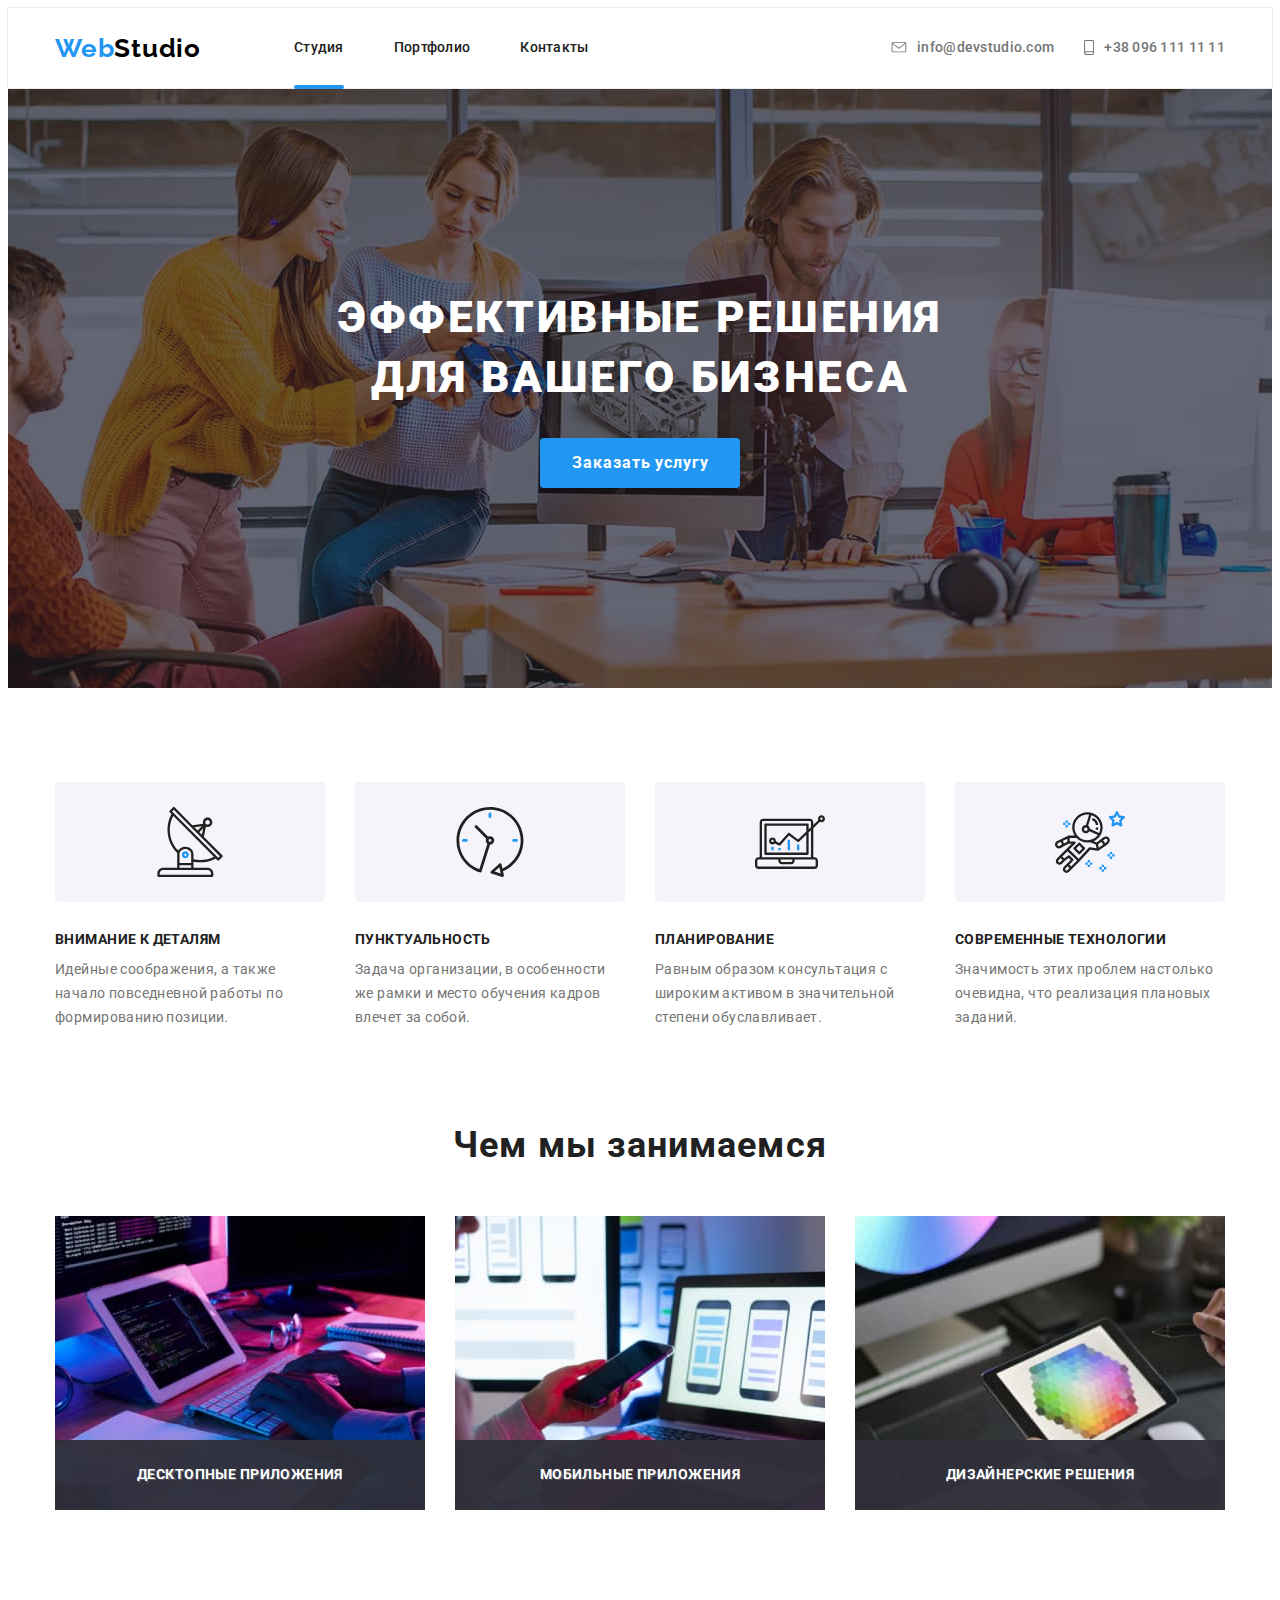
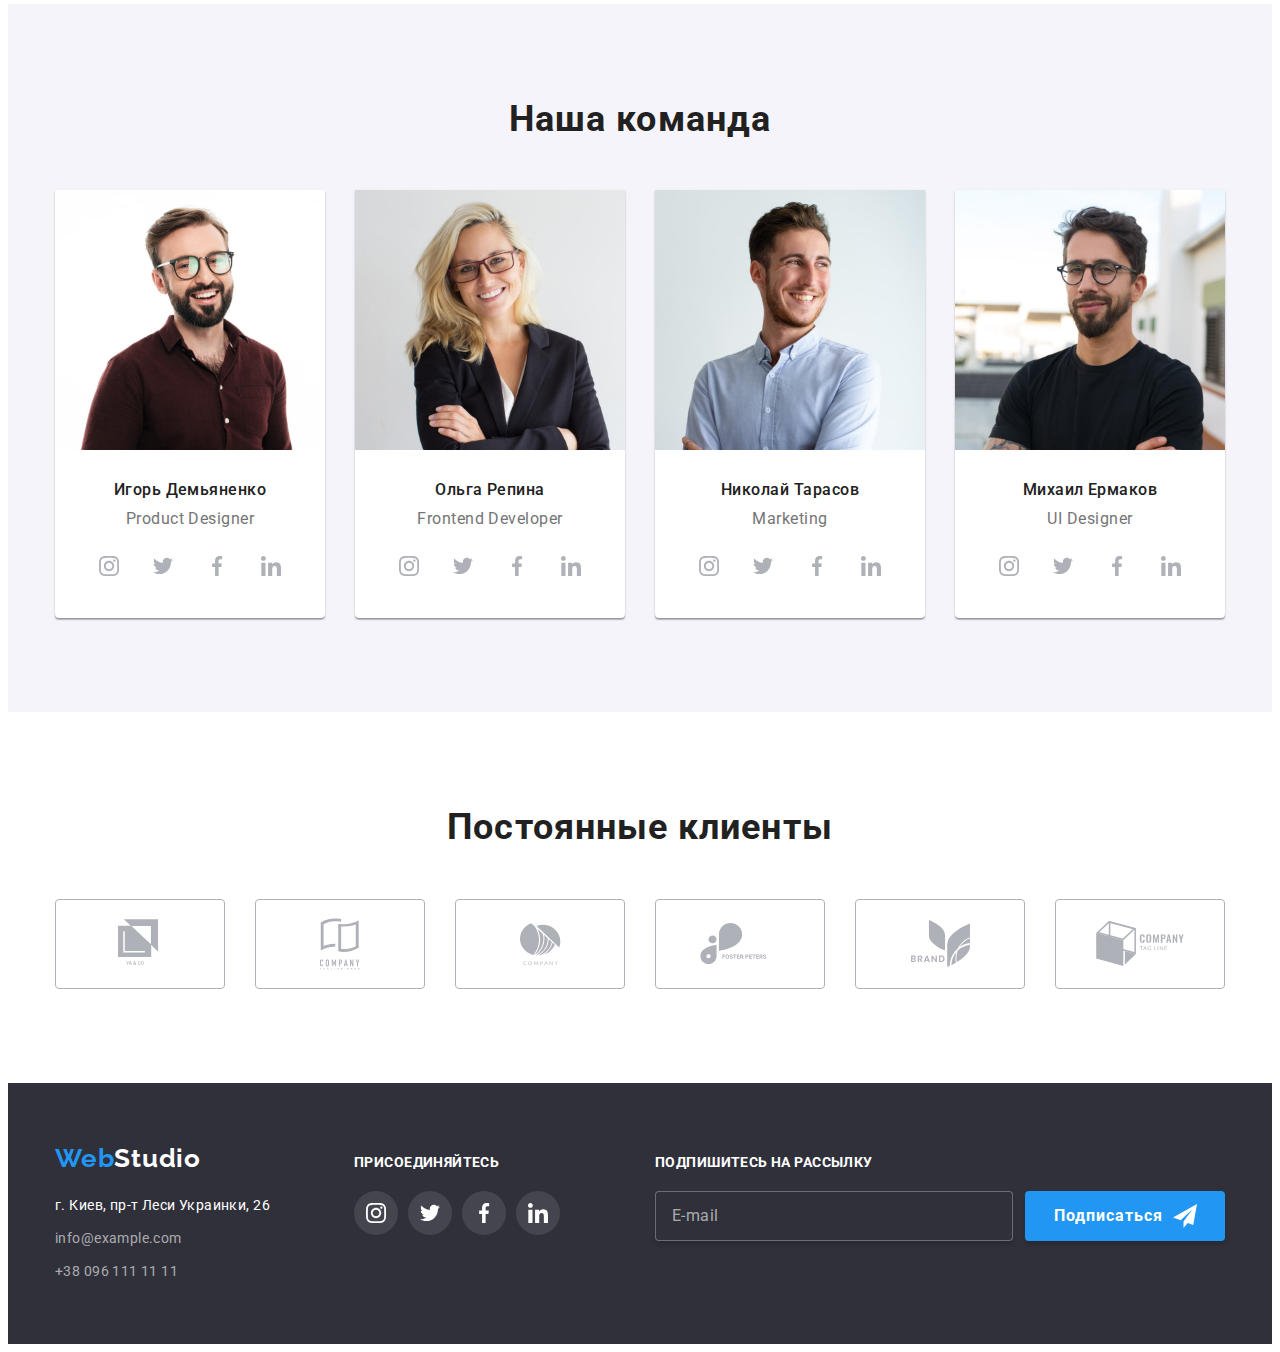
<file: index.html>
<!DOCTYPE html>
<html lang="ru">
  <head>
    <meta charset="UTF-8" />
    <meta name="viewport" content="width=device-width, initial-scale=1.0" />
    <title lang="en">Web Studio</title>
    <link
      href="https://fonts.googleapis.com/css2?family=Raleway:wght@700&family=Roboto:wght@400;500;700;900&display=swap"
      rel="stylesheet"
    />
    <link
      rel="stylesheet"
      href="https://necolas.github.io/normalize.css/8.0.1/normalize.css"
    />
    <link rel="stylesheet" href="./css/styles.css" />
  </head>

  <body>
    <!-- Шапка -->
    <header class="header">
      <div class="header__container">
        <nav class="navigation">
          <a class="logo header__logo" lang="en" href="./index.html"
            >Web<span class="logo__studio--black">Studio</span></a
          >
          <ul class="navigation__list">
            <li class="navigation__item">
              <a
                class="navigation__link navigation__link--active"
                href="./index.html"
                >Студия</a
              >
            </li>
            <li class="navigation__item">
              <a class="navigation__link" href="./portfolio.html">Портфолио</a>
            </li>
            <li class="navigation__item">
              <a class="navigation__link" href="">Контакты</a>
            </li>
          </ul>
        </nav>
        <address class="contacts">
          <ul class="contacts__list">
            <li class="contacts__item">
              <a
                class="contacts__link"
                lang="en"
                href="mailto:info@devstudio.com"
              >
                <svg class="contacts__icon" width="16" height="11">
                  <use href="./images/icons/sprite.svg#icon-envelope"></use>
                </svg>
                info@devstudio.com</a
              >
            </li>
            <li class="contacts__item">
              <a class="contacts__link" href="tel:+380961111111">
                <svg class="contacts__icon" width="10" height="15">
                  <use href="./images/icons/sprite.svg#icon-smartphone"></use>
                </svg>
                +38 096 111 11 11</a
              >
            </li>
          </ul>
        </address>
      </div>
    </header>
    <main>
      <!-- Герой -->
      <section class="hero">
        <h1 class="hero__title">
          Эффективные решения <br />
          для вашего бизнеса
        </h1>
        <button data-modal-open class="button">Заказать услугу</button>
      </section>
      <!-- Премущества -->
      <section class="advantages">
        <div class="advantages__container">
          <h2 class="advantages__main-title">
            Премущества
          </h2>
          <ul class="advantages__list">
            <li class="advantages-card advantages__card">
              <div class="advantages-card__wrapper">
                <svg class="advantages-card__icon" width="70" height="70">
                  <use href="./images/icons/sprite.svg#icon-antenna"></use>
                </svg>
              </div>
              <h3 class="advantages-card__title">внимание к деталям</h3>
              <p class="advantages-card__text">
                Идейные соображения, а также начало повседневной работы по
                формированию позиции.
              </p>
            </li>
            <li class="advantages-card advantages__card">
              <div class="advantages-card__wrapper">
                <svg class="advantages-card__icon" width="70" height="70">
                  <use href="./images/icons/sprite.svg#icon-clock"></use>
                </svg>
              </div>
              <h3 class="advantages-card__title">Пунктуальность</h3>
              <p class="advantages-card__text">
                Задача организации, в особенности же рамки и место обучения
                кадров влечет за собой.
              </p>
            </li>
            <li class="advantages-card advantages__card">
              <div class="advantages-card__wrapper">
                <svg class="advantages-card__icon" width="70" height="70">
                  <use href="./images/icons/sprite.svg#icon-diagram"></use>
                </svg>
              </div>
              <h3 class="advantages-card__title">Планирование</h3>
              <p class="advantages-card__text">
                Равным образом консультация с широким активом в значительной
                степени обуславливает.
              </p>
            </li>
            <li class="advantages-card advantages__card">
              <div class="advantages-card__wrapper">
                <svg class="advantages-card__icon" width="70" height="70">
                  <use href="./images/icons/sprite.svg#icon-astronaut"></use>
                </svg>
              </div>
              <h3 class="advantages-card__title">Современные технологии</h3>
              <p class="advantages-card__text">
                Значимость этих проблем настолько очевидна, что реализация
                плановых заданий.
              </p>
            </li>
          </ul>
        </div>
      </section>
      <!-- Чем мы занмаемся -->
      <section class="what-we-do">
        <div class="what-we-do__container">
          <h2 class="what-we-do__title">Чем мы занимаемся</h2>
          <ul class="what-we-do__list">
            <li class="what-we-do--card what-we-do--card">
              <div class="what-we-do--card__wrapper">
                <img
                  class="what-we-do--card__img"
                  src="./images/imgs/img1.jpg"
                  alt="Приложение открытое на ноутбуке"
                  height="294"
                />
                <h3 class="what-we-do--card__title">
                  Десктопные приложения
                </h3>
              </div>
            </li>
            <li class="what-we-do--card">
              <div class="what-we-do--card__wrapper">
                <img
                  class="what-we-do--card__img"
                  src="./images/imgs/img2.jpg"
                  alt="Картинка мобильного телефона"
                  height="294"
                />
                <h3 class="what-we-do--card__title">Мобильные приложения</h3>
              </div>
            </li>

            <li class="what-we-do--card">
              <div class="what-we-do--card__wrapper">
                <img
                  class="what-we-do--card__img"
                  src="./images/imgs/img3.jpg"
                  alt="Дизайн на мониторе"
                  height="294"
                />
                <h3 class="what-we-do--card__title">Дизайнерские решения</h3>
              </div>
            </li>
          </ul>
        </div>
      </section>
      <!-- Наша команда -->
      <section class="our-team">
        <div class="our-team__container">
          <h2 class="our-team__title">Наша команда</h2>
          <ul class="our-team__list">
            <li class="teammate-card our-team__teammate-card">
              <img
                class="teammate-card__photo"
                src="./images/photos/igor.jpg"
                alt="фотография Игоря Демьяненко"
                height="260"
              />
              <h3 class="teammate-card__title">Игорь Демьяненко</h3>
              <p class="teammate-card__profession">Product Designer</p>
              <ul class="social-list">
                <li class="social-list__item">
                  <a
                    class="social-list__link"
                    aria-label="иконка инстограмм"
                    href="https://www.instagram.com"
                    target="_blank"
                  >
                    <svg class="social-list__icon" width="20" height="20">
                      <use
                        href="./images/icons/sprite.svg#icon-instagram"
                      ></use>
                    </svg>
                  </a>
                </li>
                <li class="social-list__item">
                  <a
                    class="social-list__link"
                    aria-label="иконка твиттер"
                    href="https://twitter.com"
                    target="_blank"
                  >
                    <svg class="social-list__icon" width="20" height="20">
                      <use href="./images/icons/sprite.svg#icon-twitter"></use>
                    </svg>
                  </a>
                </li>
                <li class="social-list__item">
                  <a
                    class="social-list__link"
                    aria-label="иконка фейсбук"
                    href="https://www.facebook.com"
                    target="_blank"
                  >
                    <svg class="social-list__icon" width="20" height="20">
                      <use href="./images/icons/sprite.svg#icon-facebook"></use>
                    </svg>
                  </a>
                </li>
                <li class="social-list__item">
                  <a
                    class="social-list__link"
                    aria-label="иконка линкедин"
                    href="https://www.linkedin.com"
                    target="_blank"
                  >
                    <svg class="social-list__icon" width="20" height="20">
                      <use href="./images/icons/sprite.svg#icon-linkedin"></use>
                    </svg>
                  </a>
                </li>
              </ul>
            </li>
            <li class="teammate-card our-team__teammate-card">
              <img
                class="teammate-card__photo"
                src="./images/photos/olga.jpg"
                alt="Фотография Ольги Репиной"
                height="260"
              />
              <h3 class="teammate-card__title">Ольга Репина</h3>
              <p class="teammate-card__profession">Frontend Developer</p>
              <ul class="social-list">
                <li class="social-list__item">
                  <a
                    class="social-list__link"
                    aria-label="иконка инстограмм"
                    href="https://www.instagram.com"
                    target="_blank"
                  >
                    <svg class="social-list__icon" width="20" height="20">
                      <use
                        href="./images/icons/sprite.svg#icon-instagram"
                      ></use>
                    </svg>
                  </a>
                </li>
                <li class="social-list__item">
                  <a
                    class="social-list__link"
                    aria-label="иконка твиттер"
                    href="https://twitter.com"
                    target="_blank"
                  >
                    <svg class="social-list__icon" width="20" height="20">
                      <use href="./images/icons/sprite.svg#icon-twitter"></use>
                    </svg>
                  </a>
                </li>
                <li class="social-list__item">
                  <a
                    class="social-list__link"
                    aria-label="иконка фейсбук"
                    href="https://www.facebook.com"
                    target="_blank"
                  >
                    <svg class="social-list__icon" width="20" height="20">
                      <use href="./images/icons/sprite.svg#icon-facebook"></use>
                    </svg>
                  </a>
                </li>
                <li class="social-list__item">
                  <a
                    class="social-list__link"
                    aria-label="иконка линкедин"
                    href="https://www.linkedin.com"
                    target="_blank"
                  >
                    <svg class="social-list__icon" width="20" height="20">
                      <use href="./images/icons/sprite.svg#icon-linkedin"></use>
                    </svg>
                  </a>
                </li>
              </ul>
            </li>
            <li class="teammate-card our-team__teammate-card">
              <img
                class="teammate-card__photo"
                src="./images/photos/nikola.jpg"
                alt="фотография Николая Тарасова"
                height="260"
              />
              <h3 class="teammate-card__title">Николай Тарасов</h3>
              <p class="teammate-card__profession">Marketing</p>
              <ul class="social-list">
                <li class="social-list__item">
                  <a
                    class="social-list__link"
                    aria-label="иконка инстограмм"
                    href="https://www.instagram.com"
                    target="_blank"
                  >
                    <svg class="social-list__icon" width="20" height="20">
                      <use
                        href="./images/icons/sprite.svg#icon-instagram"
                      ></use>
                    </svg>
                  </a>
                </li>
                <li class="social-list__item">
                  <a
                    class="social-list__link"
                    aria-label="иконка твиттер"
                    href="https://twitter.com"
                    target="_blank"
                  >
                    <svg class="social-list__icon" width="20" height="20">
                      <use href="./images/icons/sprite.svg#icon-twitter"></use>
                    </svg>
                  </a>
                </li>
                <li class="social-list__item">
                  <a
                    class="social-list__link"
                    aria-label="иконка фейсбук"
                    href="https://www.facebook.com"
                    target="_blank"
                  >
                    <svg class="social-list__icon" width="20" height="20">
                      <use href="./images/icons/sprite.svg#icon-facebook"></use>
                    </svg>
                  </a>
                </li>
                <li class="social-list__item">
                  <a
                    class="social-list__link"
                    aria-label="иконка линкедин"
                    href="https://www.linkedin.com"
                    target="_blank"
                  >
                    <svg class="social-list__icon" width="20" height="20">
                      <use href="./images/icons/sprite.svg#icon-linkedin"></use>
                    </svg>
                  </a>
                </li>
              </ul>
            </li>
            <li class="teammate-card our-team__teammate-card">
              <img
                class="teammate-card__photo"
                src="./images/photos/mihail.jpg"
                alt="фотография Ивана Николаева"
                height="260"
              />
              <h3 class="teammate-card__title">Михаил Ермаков</h3>
              <p class="teammate-card__profession">UI Designer</p>
              <ul class="social-list">
                <li class="social-list__item">
                  <a
                    class="social-list__link"
                    aria-label="иконка инстограмм"
                    href="https://www.instagram.com"
                    target="_blank"
                  >
                    <svg class="social-list__icon" width="20" height="20">
                      <use
                        href="./images/icons/sprite.svg#icon-instagram"
                      ></use>
                    </svg>
                  </a>
                </li>
                <li class="social-list__item">
                  <a
                    class="social-list__link"
                    aria-label="иконка твиттер"
                    href="https://twitter.com"
                    target="_blank"
                  >
                    <svg class="social-list__icon" width="20" height="20">
                      <use href="./images/icons/sprite.svg#icon-twitter"></use>
                    </svg>
                  </a>
                </li>
                <li class="social-list__item">
                  <a
                    class="social-list__link"
                    aria-label="иконка фейсбук"
                    href="https://www.facebook.com"
                    target="_blank"
                  >
                    <svg class="social-list__icon" width="20" height="20">
                      <use href="./images/icons/sprite.svg#icon-facebook"></use>
                    </svg>
                  </a>
                </li>
                <li class="social-list__item">
                  <a
                    class="social-list__link"
                    aria-label="иконка линкедин"
                    href="https://www.linkedin.com"
                    target="_blank"
                  >
                    <svg class="social-list__icon" width="20" height="20">
                      <use href="./images/icons/sprite.svg#icon-linkedin"></use>
                    </svg>
                  </a>
                </li>
              </ul>
            </li>
          </ul>
        </div>
      </section>
      <!-- Постоянные клиенты  -->
      <section class="clients">
        <div class="clients__container">
          <h2 class="clients__title">Постоянные клиенты</h2>
          <ul class="clients__list">
            <li class="clients__item">
              <a class="clients__link" href="">
                <svg class="clients__icon" width="44.27" height="49.23">
                  <use href="./images/icons/sprite.svg#icon-logo_1"></use>
                </svg>
              </a>
            </li>
            <li class="clients__item">
              <a class="clients__link" href="">
                <svg class="clients__icon" width="40" height="52">
                  <use href="./images/icons/sprite.svg#icon-logo_2"></use>
                </svg>
              </a>
            </li>
            <li class="clients__item">
              <a class="clients__link" href="">
                <svg class="clients__icon" width="41" height="42.6">
                  <use href="./images/icons/sprite.svg#icon-logo_3"></use>
                </svg>
              </a>
            </li>
            <li class="clients__item">
              <a class="clients__link" href="">
                <svg class="clients__icon" width="79.66" height="42.02">
                  <use href="./images/icons/sprite.svg#icon-logo_4"></use>
                </svg>
              </a>
            </li>
            <li class="clients__item">
              <a class="clients__link" href="">
                <svg class="clients__icon" width="59" height="47">
                  <use href="./images/icons/sprite.svg#icon-logo_5"></use>
                </svg>
              </a>
            </li>
            <li class="clients__item">
              <a class="clients__link" href="">
                <svg class="clients__icon" width="88.48" height="45.44">
                  <use href="./images/icons/sprite.svg#icon-logo_6"></use>
                </svg>
              </a>
            </li>
          </ul>
        </div>
      </section>
    </main>
    <!-- Футтер -->
    <footer class="footer">
      <div class="footer__container">
        <div class="footer__address-wrapper">
          <a class="logo footer__logo" lang="en" href="./index.html"
            >Web<span class="logo__studio--white">Studio</span></a
          >
          <address class="address">
            <ul class="address__list">
              <li class="address__item">
                <a
                  class="address__location"
                  target="_blank"
                  href="https://goo.gl/maps/f5g1y9XimZAAfpRA6"
                  >г. Киев, пр-т Леси Украинки, 26</a
                >
              </li>
              <li class="address__item">
                <a
                  class="address__email"
                  lang="en"
                  href="mailto:info@devstudio.com"
                  >info@example.com</a
                >
              </li>
              <li class="address__item">
                <a class="address__tel" href="tel:+380961111111"
                  >+38 096 111 11 11</a
                >
              </li>
            </ul>
          </address>
        </div>
        <div class="join">
          <b class="join__text">присоединяйтесь</b>
          <ul class="social-list">
            <li class="social-list__item">
              <a
                class="social-list__link social-list__link--grey-background-white-icons"
                aria-label="иконка инстограмм"
                href="https://www.instagram.com"
                target="_blank"
              >
                <svg class="social-list__icon" width="20" height="20">
                  <use href="./images/icons/sprite.svg#icon-instagram"></use>
                </svg>
              </a>
            </li>
            <li class="social-list__item">
              <a
                class="social-list__link social-list__link--grey-background-white-icons"
                aria-label="иконка твиттер"
                href="https://twitter.com"
                target="_blank"
              >
                <svg class="social-list__icon" width="20" height="20">
                  <use href="./images/icons/sprite.svg#icon-twitter"></use>
                </svg>
              </a>
            </li>
            <li class="social-list__item">
              <a
                class="social-list__link social-list__link--grey-background-white-icons"
                aria-label="иконка фейсбук"
                href="https://www.facebook.com"
                target="_blank"
              >
                <svg class="social-list__icon" width="20" height="20">
                  <use href="./images/icons/sprite.svg#icon-facebook"></use>
                </svg>
              </a>
            </li>
            <li class="social-list__item">
              <a
                class="social-list__link social-list__link--grey-background-white-icons"
                aria-label="иконка линкедин"
                href="https://www.linkedin.com"
                target="_blank"
              >
                <svg class="social-list__icon" width="20" height="20">
                  <use href="./images/icons/sprite.svg#icon-linkedin"></use>
                </svg>
              </a>
            </li>
          </ul>
        </div>
        <div class="sign footer__sign">
          <b class="sign__text">подпишитесь на рассылку</b>
          <form class="sign-form js-speaker-form">
            <input
              class="sign-form__input"
              type="email"
              name="subscribe-mail"
              placeholder="E-mail"
              autocomplete="email"
              required
            />
            <button class="button sign__button">
              Подписаться<svg class="sign__icon" width="24" height="24">
                <use href="./images/icons/sprite.svg#icon-send"></use>
              </svg>
            </button>
          </form>
        </div>
      </div>
    </footer>
    <!-- Модалочка -->
    <div data-modal class="backdrop backdrop--is-hidden">
      <div class="backdrop__container">
        <h2 class="backdrop__title">Оставьте свои данные, мы вам перезвоним</h2>
        <form class="backdrop-form js-speaker-form2">
          <label class="backdrop-form__label">
            <input
              class="backdrop-form__input"
              type="text"
              name="form-name"
              placeholder=" "
              minlength="2"
              required
            />
            <svg class="backdrop-form__icon" width="18" height="18">
              <use href="./images/icons/sprite.svg#icon-person"></use>
            </svg>
            <span class="backdrop-form__label-text">Имя</span>
          </label>

          <label class="backdrop-form__label">
            <input
              class="backdrop-form__input"
              type="tel"
              name="form-tel"
              placeholder=" "
            />
            <svg class="backdrop-form__icon" width="18" height="18">
              <use href="./images/icons/sprite.svg#icon-phone"></use>
            </svg>
            <span class="backdrop-form__label-text">Телефон</span>
          </label>

          <label class="backdrop-form__label">
            <input
              class="backdrop-form__input"
              type="email"
              name="form-mail"
              placeholder=" "
              required
            />
            <svg class="backdrop-form__icon" width="18" height="18">
              <use href="./images/icons/sprite.svg#icon-email"></use>
            </svg>
            <span class="backdrop-form__label-text">Почта</span>
          </label>
          <label class="backdrop-form__label-textarea">
            <textarea
              class="backdrop-form__textarea"
              name="form-comment"
              placeholder="Введите текст"
            ></textarea>
            <span class="backdrop-form__label-text">Комментарий</span>
          </label>

          <label class="backdrop-form__checkbox-label">
            <input
              class="backdrop-form__checkbox"
              type="checkbox"
              name="form-accept-policy"
              value="accepted"
              required
            />
            <span class="backdrop-form__icon-checkbox-wrapper">
              <svg class="backdrop-form__icon-checkbox" width="16" height="15">
                <use href="./images/icons/sprite.svg#icon-check"></use>
              </svg>
            </span>
            <span class="backdrop-form__check-text"
              >Соглашаюсь с рассылкой и принимаю
              <a class="backdrop-form__check-link" href="#">Условия договора</a>
            </span>
          </label>
          <button class="button" type="submit">
            Отправить
          </button>
        </form>
        <button
          class="backdrop-form__button-close"
          data-modal-close
          type="button"
        >
          <svg width="18" height="18">
            <use href="./images/icons/sprite.svg#icon-close"></use>
          </svg>
        </button>
      </div>
    </div>
    <script src="./js/sendform.js"></script>
    <script src="./js/modal.js"></script>
  </body>
</html>
</file>
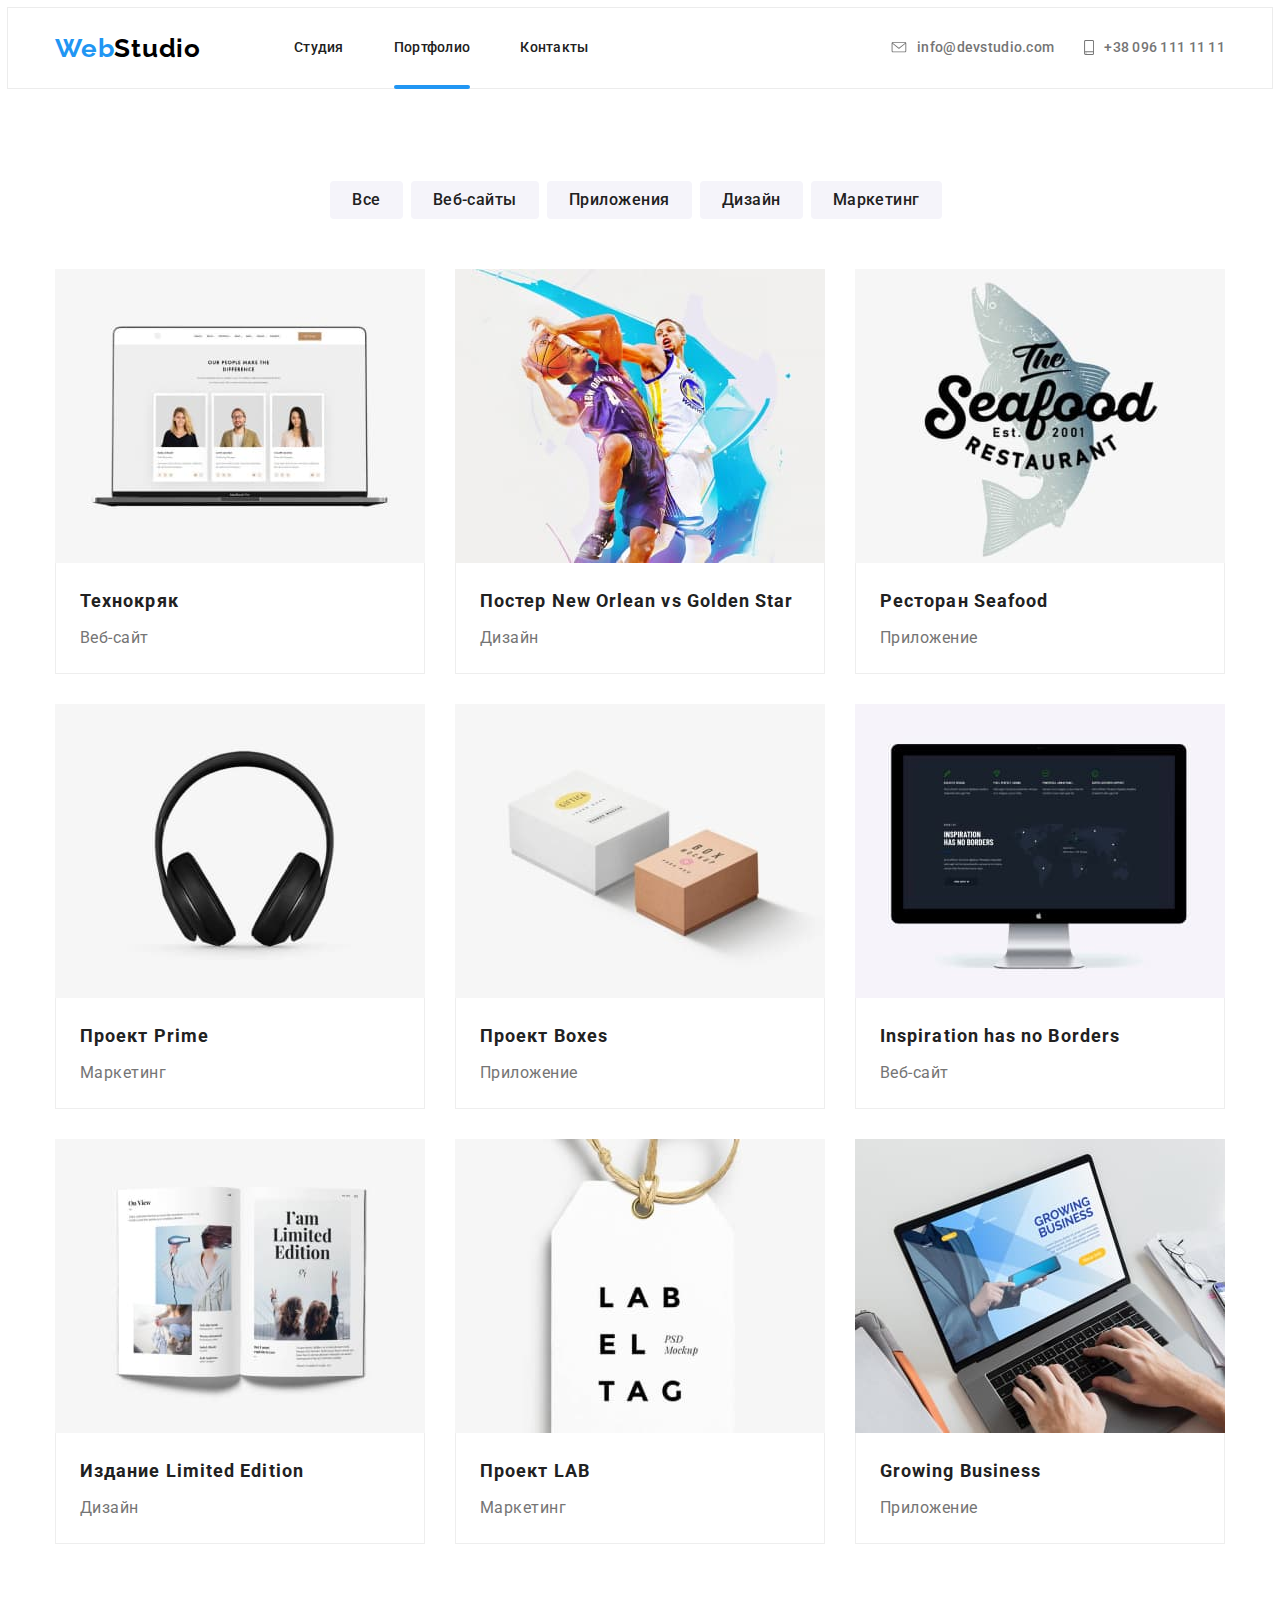
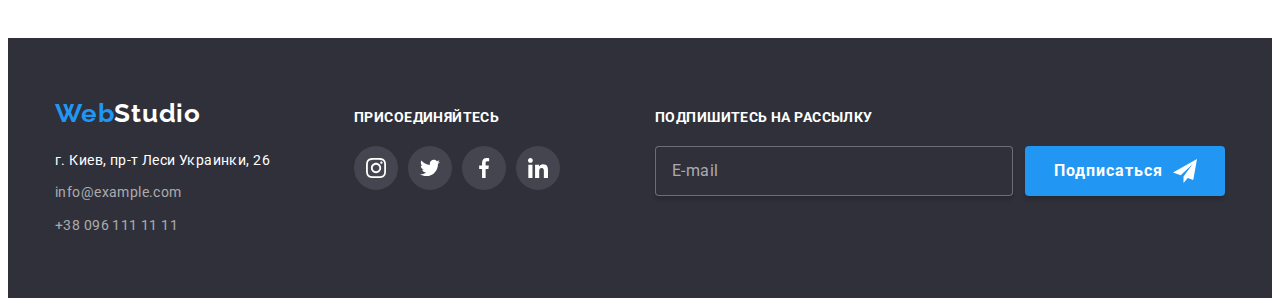
<file: portfolio.html>
<!DOCTYPE html>
<html lang="ru">
  <head>
    <meta charset="UTF-8" />
    <meta name="viewport" content="width=device-width, initial-scale=1.0" />
    <title lang="en">Portfolio</title>
    <link
      href="https://fonts.googleapis.com/css2?family=Raleway:wght@700&family=Roboto:wght@400;500;700;900&display=swap"
      rel="stylesheet"
    />
    <link
      rel="stylesheet"
      href="https://necolas.github.io/normalize.css/8.0.1/normalize.css"
    />
    <link rel="stylesheet" href="./css/styles.css" />
  </head>

  <body>
    <!-- Шапка -->
    <header class="header">
      <div class="header__container">
        <nav class="navigation">
          <a class="logo header__logo" lang="en" href="./index.html"
            >Web<span class="logo__studio--black">Studio</span></a
          >
          <ul class="navigation__list">
            <li class="navigation__item">
              <a class="navigation__link" href="./index.html">Студия</a>
            </li>
            <li class="navigation__item">
              <a
                class="navigation__link navigation__link--active"
                href="./portfolio.html"
                >Портфолио</a
              >
            </li>
            <li class="navigation__item">
              <a class="navigation__link" href="">Контакты</a>
            </li>
          </ul>
        </nav>
        <address class="contacts">
          <ul class="contacts__list">
            <li class="contacts__item">
              <a
                class="contacts__link"
                lang="en"
                href="mailto:info@devstudio.com"
              >
                <svg class="contacts__icon" width="16" height="11">
                  <use href="./images/icons/sprite.svg#icon-envelope"></use>
                </svg>
                info@devstudio.com</a
              >
            </li>
            <li class="contacts__item">
              <a class="contacts__link" href="tel:+380961111111">
                <svg class="contacts__icon" width="10" height="15">
                  <use href="./images/icons/sprite.svg#icon-smartphone"></use>
                </svg>
                +38 096 111 11 11</a
              >
            </li>
          </ul>
        </address>
      </div>
    </header>
    <main>
      <!-- Наши проэкты -->
      <section class="our-projects">
        <div class="our-projects__container">
          <h1 class="our-projects__title">Наши работы</h1>
          <ul class="radio-buttons our-projects__radio-buttons">
            <li class="radio-buttons__item">
              <button class="radio-buttons__button">Все</button>
            </li>
            <li class="radio-buttons__item">
              <button class="radio-buttons__button">Веб-сайты</button>
            </li>
            <li class="radio-buttons__item">
              <button class="radio-buttons__button">Приложения</button>
            </li>
            <li class="radio-buttons__item">
              <button class="radio-buttons__button">Дизайн</button>
            </li>
            <li class="radio-buttons__item">
              <button class="radio-buttons__button">Маркетинг</button>
            </li>
          </ul>
          <!-- Проекты -->
          <ul class="projects">
            <!-- проект 1 -->
            <li class="project-card projects__project-card">
              <a class="project-card__link" href="">
                <div class="project-card__thumb">
                  <img
                    class="project-card__img"
                    src="./images/projects/pr1.jpg"
                    alt="веб сайт на ноутбуке"
                    height="294"
                  />
                  <p class="project-card__description">
                    Технокряк это современная площадка распространения
                    коронавируса. Компании используют эту платформу для
                    цифрового шпионажа и атак на защищённые сервера конкурентов.
                  </p>
                </div>
                <div class="project-card__content">
                  <h2 class="project-card__title">Технокряк</h2>
                  <p class="project-card__name">Веб-сайт</p>
                </div>
              </a>
            </li>
            <!-- проект2 -->
            <li class="project-card projects__project-card">
              <a class="project-card__link" href="">
                <div class="project-card__thumb">
                  <img
                    class="project-card__img"
                    src="./images/projects/pr2.jpg"
                    alt="постер"
                    height="294"
                  />
                  <p class="project-card__description">
                    Технокряк это современная площадка распространения
                    коронавируса. Компании используют эту платформу для
                    цифрового шпионажа и атак на защищённые сервера конкурентов.
                  </p>
                </div>
                <div class="project-card__content">
                  <h2 class="project-card__title">
                    Постер <span lang="en">New Orlean vs Golden Star</span>
                  </h2>
                  <p class="project-card__name">Дизайн</p>
                </div>
              </a>
            </li>
            <!-- проект3 -->
            <li class="project-card projects__project-card">
              <a class="project-card__link" href="">
                <div class="project-card__thumb">
                  <img
                    class="project-card__img"
                    src="./images/projects/pr3.jpg"
                    alt="эмблема ресторана"
                    height="294"
                  />
                  <p class="project-card__description">
                    Технокряк это современная площадка распространения
                    коронавируса. Компании используют эту платформу для
                    цифрового шпионажа и атак на защищённые сервера конкурентов.
                  </p>
                </div>
                <div class="project-card__content">
                  <h2 class="project-card__title">
                    Ресторан <span lang="en">Seafood</span>
                  </h2>
                  <p class="project-card__name">Приложение</p>
                </div>
              </a>
            </li>
            <!-- проект4 -->
            <li class="project-card projects__project-card">
              <a class="project-card__link" href="">
                <div class="project-card__thumb">
                  <img
                    class="project-card__img"
                    src="./images/projects/pr4.jpg"
                    alt="Наушники"
                    height="294"
                  />
                  <p class="project-card__description">
                    Технокряк это современная площадка распространения
                    коронавируса. Компании используют эту платформу для
                    цифрового шпионажа и атак на защищённые сервера конкурентов.
                  </p>
                </div>
                <div class="project-card__content">
                  <h2 class="project-card__title">
                    Проект <span lang="en">Prime</span>
                  </h2>
                  <p class="project-card__name">Маркетинг</p>
                </div>
              </a>
            </li>
            <!-- проект5 -->
            <li class="project-card projects__project-card">
              <a class="project-card__link" href="">
                <div class="project-card__thumb">
                  <img
                    class="project-card__img"
                    src="./images/projects/pr5.jpg"
                    alt="две коробки"
                    height="294"
                  />
                  <p class="project-card__description">
                    Технокряк это современная площадка распространения
                    коронавируса. Компании используют эту платформу для
                    цифрового шпионажа и атак на защищённые сервера конкурентов.
                  </p>
                </div>
                <div class="project-card__content">
                  <h2 class="project-card__title">
                    Проект <span lang="en">Boxes</span>
                  </h2>
                  <p class="project-card__name">Приложение</p>
                </div>
              </a>
            </li>
            <!-- проект6 -->
            <li class="project-card projects__project-card">
              <a class="project-card__link" href="">
                <div class="project-card__thumb">
                  <img
                    class="project-card__img"
                    src="./images/projects/pr6.jpg"
                    alt="Веб сайт на мониторе"
                    height="294"
                  />
                  <p class="project-card__description">
                    Технокряк это современная площадка распространения
                    коронавируса. Компании используют эту платформу для
                    цифрового шпионажа и атак на защищённые сервера конкурентов.
                  </p>
                </div>
                <div class="project-card__content">
                  <h2 class="project-card__title" lang="en">
                    Inspiration has no Borders
                  </h2>
                  <p class="project-card__name">Веб-сайт</p>
                </div>
              </a>
            </li>
            <!-- проект7 -->
            <li class="project-card projects__project-card">
              <a class="project-card__link" href="">
                <div class="project-card__thumb">
                  <img
                    class="project-card__img"
                    src="./images/projects/pr7.jpg"
                    alt="Дизайн"
                    height="294"
                  />
                  <p class="project-card__description">
                    Технокряк это современная площадка распространения
                    коронавируса. Компании используют эту платформу для
                    цифрового шпионажа и атак на защищённые сервера конкурентов.
                  </p>
                </div>
                <div class="project-card__content">
                  <h2 class="project-card__title">
                    Издание <span lang="en">Limited Edition</span>
                  </h2>
                  <p class="project-card__name">Дизайн</p>
                </div>
              </a>
            </li>
            <!-- проект8 -->
            <li class="project-card projects__project-card">
              <a class="project-card__link" href="">
                <div class="project-card__thumb">
                  <img
                    class="project-card__img"
                    src="./images/projects/pr8.jpg"
                    alt="Бирка с надписями"
                    height="294"
                  />
                  <p class="project-card__description">
                    Технокряк это современная площадка распространения
                    коронавируса. Компании используют эту платформу для
                    цифрового шпионажа и атак на защищённые сервера конкурентов.
                  </p>
                </div>
                <div class="project-card__content">
                  <h2 class="project-card__title">
                    Проект <span lang="en">LAB</span>
                  </h2>
                  <p class="project-card__name">Маркетинг</p>
                </div>
              </a>
            </li>
            <!-- проект9 -->
            <li class="project-card projects__project-card">
              <a class="project-card__link" href="">
                <div class="project-card__thumb">
                  <img
                    class="project-card__img"
                    src="./images/projects/pr9.jpg"
                    alt="Бирка с надписями"
                    height="294"
                  />
                  <p class="project-card__description">
                    Технокряк это современная площадка распространения
                    коронавируса. Компании используют эту платформу для
                    цифрового шпионажа и атак на защищённые сервера конкурентов.
                  </p>
                </div>
                <div class="project-card__content">
                  <h2 class="project-card__title" lang="en">
                    Growing Business
                  </h2>
                  <p class="project-card__name">Приложение</p>
                </div>
              </a>
            </li>
          </ul>
        </div>
      </section>
    </main>
    <!-- Футтер -->
    <footer class="footer">
      <div class="footer__container">
        <div class="footer__address-wrapper">
          <a class="logo footer__logo" lang="en" href="./index.html"
            >Web<span class="logo__studio--white">Studio</span></a
          >
          <address class="address">
            <ul class="address__list">
              <li class="address__item">
                <a
                  class="address__location"
                  target="_blank"
                  href="https://goo.gl/maps/f5g1y9XimZAAfpRA6"
                  >г. Киев, пр-т Леси Украинки, 26</a
                >
              </li>
              <li class="address__item">
                <a
                  class="address__email"
                  lang="en"
                  href="mailto:info@devstudio.com"
                  >info@example.com</a
                >
              </li>
              <li class="address__item">
                <a class="address__tel" href="tel:+380961111111"
                  >+38 096 111 11 11</a
                >
              </li>
            </ul>
          </address>
        </div>
        <div class="join">
          <b class="join__text">присоединяйтесь</b>
          <ul class="social-list">
            <li class="social-list__item">
              <a
                class="social-list__link social-list__link--grey-background-white-icons"
                aria-label="иконка инстограмм"
                href="https://www.instagram.com"
                target="_blank"
              >
                <svg class="social-list__icon" width="20" height="20">
                  <use href="./images/icons/sprite.svg#icon-instagram"></use>
                </svg>
              </a>
            </li>
            <li class="social-list__item">
              <a
                class="social-list__link social-list__link--grey-background-white-icons"
                aria-label="иконка твиттер"
                href="https://twitter.com"
                target="_blank"
              >
                <svg class="social-list__icon" width="20" height="20">
                  <use href="./images/icons/sprite.svg#icon-twitter"></use>
                </svg>
              </a>
            </li>
            <li class="social-list__item">
              <a
                class="social-list__link social-list__link--grey-background-white-icons"
                aria-label="иконка фейсбук"
                href="https://www.facebook.com"
                target="_blank"
              >
                <svg class="social-list__icon" width="20" height="20">
                  <use href="./images/icons/sprite.svg#icon-facebook"></use>
                </svg>
              </a>
            </li>
            <li class="social-list__item">
              <a
                class="social-list__link social-list__link--grey-background-white-icons"
                aria-label="иконка линкедин"
                href="https://www.linkedin.com"
                target="_blank"
              >
                <svg class="social-list__icon" width="20" height="20">
                  <use href="./images/icons/sprite.svg#icon-linkedin"></use>
                </svg>
              </a>
            </li>
          </ul>
        </div>
        <div class="sign footer__sign">
          <b class="sign__text">подпишитесь на рассылку</b>
          <form class="sign-form js-speaker-form">
            <input
              class="sign-form__input"
              type="email"
              name="subscribe-mail"
              placeholder="E-mail"
              autocomplete="email"
              required
            />
            <button class="button sign__button">
              Подписаться<svg class="sign__icon" width="24" height="24">
                <use href="./images/icons/sprite.svg#icon-send"></use>
              </svg>
            </button>
          </form>
        </div>
      </div>
    </footer>
    <script src="./js/sendform_portfolio.js"></script>
  </body>
</html>
</file>
<file: css/styles.css>
:root {
  --main-font: "Roboto", sans-serif;
  --logo-font: "Raleway", sans-serif;
  --accent-color: #2196f3;
  --primary-title-color: #212121;
  --primary-text-color: #757575;

  --primary-white-color: #ffffff;
  --text-white-color: #ffffff;

  --secondary-white-color: #f5f4fa;
  --footer-background-color: #2f303a;
  --cubic: cubic-bezier(0.4, 0, 0.2, 1);
}

html {
  box-sizing: border-box;
}

*,
*::before,
*::after {
  box-sizing: inherit;
}

/* хедер */
.header {
  outline: 1px solid #ececec;
}

.header__container {
  display: flex;
  align-items: center;
  justify-content: space-between;

  margin: 0px auto 0px auto;

  padding: 0px 15px;
  width: 1200px;
}

.logo {
  color: var(--accent-color);
  display: block;
  font-family: var(--logo-font);
  font-weight: 700;
  font-size: 26px;
  line-height: 1.19;
  letter-spacing: 0.03em;

  text-decoration: none;
}

.logo__studio--black {
  color: #000000;
}

.header__logo {
  margin-right: 93px;
}

.navigation__list {
  display: flex;

  margin: 0;
  padding: 0;

  list-style: none;
}

.navigation {
  display: flex;
  align-items: center;
}

.navigation__link {
  display: block;
  text-decoration: none;

  padding: 32px 0px;

  font-family: var(--main-font);
  font-weight: 500;
  font-size: 14px;
  color: var(--primary-title-color);
  line-height: 1.14;
  letter-spacing: 0.02em;

  transition: color 250ms cubic-bezier(0.4, 0, 0.2, 1);
}

.navigation__item:not(:last-child) {
  margin-right: 50px;
}
.contacts__list {
  display: flex;
  list-style: none;

  margin: 0;
  padding: 0;

  list-style: none;
}

.contacts__link {
  display: flex;
  align-items: center;
  text-decoration: none;

  font-family: var(--main-font);
  font-style: normal;
  font-weight: 500;
  font-size: 14px;
  line-height: 1.14;
  letter-spacing: 0.02em;
  color: var(--primary-text-color);
  fill: currentColor;

  transition: color 250ms cubic-bezier(0.4, 0, 0.2, 1);
}

.contacts__item:not(:last-child) {
  margin-right: 30px;
}

.contacts__icon {
  margin-right: 10px;
  transition: fill 250ms cubic-bezier(0.4, 0, 0.2, 1);
}

.navigation__link:hover,
.contacts__link:hover,
.contacts__link:focus,
.navigation__link:focus {
  color: var(--accent-color);
  fill: var(--accent-color);
}

.navigation__link--active {
  position: relative;
}

.navigation__link--active::after {
  width: 100%;
  content: "";
  display: block;
  position: absolute;
  bottom: -1px;
  right: 0px;
  height: 4px;
  background-color: var(--accent-color);
  border-radius: 3px;
}

/* герой */
.hero {
  padding: 200px 0px;

  text-align: center;

  height: 600px;
  max-width: 1600px;
  margin-left: auto;
  margin-right: auto;
  border: none;
  background-image: linear-gradient(
      to right,
      rgba(47, 48, 58, 0.4),
      rgba(47, 48, 58, 0.4)
    ),
    url("../images/imgs/Hero_img.jpg"),
    linear-gradient(to right, #c4c4c4, #c4c4c4);

  background-repeat: no-repeat;
  background-position: center;
  background-size: cover;
}

.hero__title {
  margin: 0px 0px 30px 0px;

  color: var(--text-white-color);

  font-family: var(--main-font);
  font-weight: 900;
  font-size: 44px;
  line-height: 1.36;
  letter-spacing: 0.06em;
  text-transform: uppercase;
}

.button {
  min-width: 200px;
  padding: 10px 28px 10px 29px;

  color: var(--text-white-color);
  background: var(--accent-color);
  border: none;
  box-shadow: 0px 4px 4px rgba(0, 0, 0, 0.15);
  border-radius: 4px;

  font-family: var(--main-font);
  font-weight: 700;
  font-size: 16px;
  line-height: 1.87;
  letter-spacing: 0.06em;
  cursor: pointer;
  transition: all 250ms cubic-bezier(0.4, 0, 0.2, 1);
}

.button:hover,
.button:focus {
  background: #188ce8;
}

/* Преимущества */
.advantages {
  padding: 94px 0px 47px 0px;
}
.advantages__container {
  margin: 0px auto 0px auto;
  padding: 0px 15px 0px 15px;

  width: 1200px;
}
.advantages__main-title {
  position: absolute;
  width: 1px;
  height: 1px;
  margin: -1px;
  border: 0;
  padding: 0;
  clip: rect(0 0 0 0);
  overflow: hidden;
}

.advantages__list {
  margin: 0;
  padding: 0;
  display: flex;
  list-style: none;
}

.advantages-card__wrapper {
  display: flex;
  justify-content: center;
  align-items: center;

  margin-bottom: 30px;

  width: 270px;
  height: 120px;

  background-color: var(--secondary-white-color);
  border-radius: 4px;
}

.advantages-card__title {
  margin-top: 0;
  margin: 0px 0px 10px 0px;
  font-size: 14px;

  color: var(--primary-title-color);

  font-family: var(--main-font);
  font-weight: 700;
  font-size: 14px;
  line-height: 1.14;
  letter-spacing: 0.03em;
  text-transform: uppercase;
}
.advantages-card__text {
  margin: 0;

  font-family: var(--main-font);
  font-weight: 400;
  font-size: 14px;
  line-height: 1.71;
  letter-spacing: 0.03em;

  color: var(--primary-text-color);
}
.advantages-card__item {
  width: calc((100% - 90px) / 4);
}
.advantages__card:not(:last-child) {
  margin-right: 30px;
}

/* Чем мы занмаемся */

.what-we-do {
  padding: 47px 0px 94px 0px;
}

.what-we-do__container {
  margin: 0px auto 0px auto;
  padding: 0px 15px 0px 15px;

  width: 1200px;
}

.what-we-do__title {
  margin: 0px 0px 50px 0px;
  padding: 0;

  font-family: var(--main-font);
  font-weight: 700;
  font-size: 36px;
  line-height: 1.17;
  text-align: center;
  letter-spacing: 0.03em;

  color: var(--primary-title-color);
}

.what-we-do--card:not(:last-child) {
  margin-right: 30px;
}
.what-we-do--card__wrapper {
  position: relative;
}
.what-we-do--card__img {
  display: block;
}

.what-we-do--card__title {
  display: block;
  margin: 0;
  padding: 27px 0px;

  color: var(--text-white-color);
  background-color: rgba(47, 48, 58, 0.8);

  font-family: var(--main-font);
  font-size: 14px;
  font-weight: 700;
  line-height: 1.14;
  letter-spacing: 0.03em;
  text-align: center;
  text-transform: uppercase;

  position: absolute;
  width: 100%;
  left: 0;
  bottom: 0;
}

.what-we-do__list {
  margin: 0;
  padding: 0;
  display: flex;
  list-style: none;
}

/* Наша команда */

.our-team {
  padding: 94px 0px 94px 0px;
  background-color: var(--secondary-white-color);
}
.our-team__container {
  margin: 0px auto 0px auto;
  padding: 0px 15px 0px 15px;

  width: 1200px;
}

.our-team__title {
  margin: 0px 0px 50px 0px;
  padding: 0;

  font-family: var(--main-font);
  font-weight: 700;
  font-size: 36px;
  line-height: 1.17;
  text-align: center;
  letter-spacing: 0.03em;

  color: var(--primary-title-color);
}

.our-team__list {
  margin: 0;
  padding: 0;
  display: flex;
  list-style: none;
}

.teammate-card {
  padding-bottom: 30px;
  width: calc((100% - 90px) / 4);

  background: var(--primary-white-color);
  box-shadow: 0px 2px 1px rgba(0, 0, 0, 0.2), 0px 1px 1px rgba(0, 0, 0, 0.14),
    0px 1px 3px rgba(0, 0, 0, 0.12);
  border-radius: 0px 0px 4px 4px;
}

.our-team__teammate-card:not(:last-child) {
  margin-right: 30px;
}

.teammate-card__photo {
  display: block;
  margin-bottom: 30px;
}
.teammate-card__title {
  margin: 0px 0px 10px 0px;

  font-family: var(--main-font);
  font-weight: 500;
  font-size: 16px;
  line-height: 1.19;
  text-align: center;
  letter-spacing: 0.03em;

  color: var(--primary-title-color);
}
.teammate-card__profession {
  margin: 0px 0px 16px 0px;

  font-family: var(--main-font);
  font-weight: 400;
  font-size: 16px;
  line-height: 1.19;
  text-align: center;
  letter-spacing: 0.03em;

  color: var(--primary-text-color);
}

.social-list {
  margin: 0;
  padding: 0;
  list-style: none;

  display: flex;
  justify-content: center;
}

.social-list__link {
  display: flex;
  justify-content: center;
  align-items: center;
  width: 44px;
  height: 44px;
  fill: #afb1b8;
  border-radius: 50%;

  transition: all 250ms cubic-bezier(0.4, 0, 0.2, 1);
}
.social-list__item:not(:last-child) {
  margin-right: 10px;
}

.social-list__link:hover,
.social-list__link:focus {
  background-color: var(--accent-color);
  border-radius: 50%;
  fill: #ffffff;
}
/* Постоянные клиенты */
.clients {
  padding: 94px 0px 94px 0px;
}

.clients__container {
  margin: 0px auto 0px auto;
  padding: 0px 15px 0px 15px;

  width: 1200px;
}

.clients__title {
  margin: 0px 0px 50px 0px;

  font-family: var(--main-font);
  font-weight: 700;
  font-size: 36px;
  line-height: 1.19;
  text-align: center;
  letter-spacing: 0.03em;

  color: var(--primary-title-color);
}

.clients__list {
  margin: 0;
  padding: 0;
  display: flex;
  justify-content: center;
  list-style: none;
}

.clients__item:not(:last-child) {
  margin-right: 30px;
}
.clients__link {
  display: flex;
  justify-content: center;
  align-items: center;
  width: 170px;
  height: 90px;
  border: 1px solid #afb1b8;

  border-radius: 4px;

  fill: #afb1b8;

  transition: all 250ms cubic-bezier(0.4, 0, 0.2, 1);
}

.clients__link:hover,
.clients__link:focus {
  fill: var(--accent-color);
  border-color: var(--accent-color);
}

/* Футтер */

.footer {
  background-color: var(--footer-background-color);
}
.footer__container {
  display: flex;
  align-items: baseline;

  margin-left: auto;
  margin-right: auto;
  padding: 60px 15px;

  width: 1200px;
}

.footer__address-wrapper {
  margin-right: 84px;
}

.footer__logo {
  margin-bottom: 20px;
}

.logo__studio--white {
  color: #ffffff;
}

.address__list {
  margin: 0;
  padding: 0;
  list-style: none;
}

.address__location {
  text-decoration: none;

  font-family: var(--main-font);
  font-style: normal;
  font-weight: 400;
  font-size: 14px;
  line-height: 1.71;
  letter-spacing: 0.03em;

  color: var(--text-white-color);
}

.address__email,
.address__tel {
  text-decoration: none;

  font-family: var(--main-font);
  font-style: normal;
  font-weight: 400;
  font-size: 14px;
  line-height: 1.71;
  letter-spacing: 0.03em;

  color: rgba(255, 255, 255, 0.6);
}

.address__item:not(:last-child) {
  margin-bottom: 9px;
}

.join__text {
  display: block;
  margin-bottom: 20px;
  font-family: var(--main-font);
  font-weight: 700;
  font-size: 14px;
  line-height: 1.14;
  letter-spacing: 0.03em;
  text-transform: uppercase;

  color: #ffffff;
}
.social-list__link--grey-background-white-icons {
  background-color: rgba(255, 255, 255, 0.1);
  fill: #ffffff;
}

.footer__sign {
  margin-left: auto;
}

.sign__text {
  display: block;

  margin-bottom: 20px;

  font-family: var(--main-font);
  font-weight: 700;
  font-size: 14px;
  line-height: 1.14;
  letter-spacing: 0.03em;
  text-transform: uppercase;

  color: var(--text-white-color);
}
.sign-form {
  display: flex;
}

.sign-form__input {
  margin-right: 12px;
  padding: 14px 16px;

  width: 358px;

  font-weight: 400;
  font-size: 16px;
  line-height: 1.25;

  letter-spacing: 0.03em;

  color: rgba(255, 255, 255, 0.6);

  border: 1px solid rgba(255, 255, 255, 0.3);
  box-shadow: 0px 4px 4px rgba(0, 0, 0, 0.15);
  border-radius: 4px;
  background: var(--footer-background-color);
}

.sign-form__input::placeholder {
  font-family: var(--main-font);
  font-weight: 400;
  font-size: 16px;
  line-height: 1.25;
  letter-spacing: 0.03em;

  color: rgba(255, 255, 255, 0.6);
}

.sign__button {
  display: flex;
  align-items: center;
  fill: #ffffff;
}

.sign__icon {
  margin-left: 10px;
}

/* Портфолио */
.our-projects {
  padding: 93px 0px 94px 0px;
}

.our-projects__container {
  padding: 0px 15px 0px 15px;

  margin-left: auto;
  margin-right: auto;

  width: 1200px;
}

.our-projects__title {
  position: absolute;
  width: 1px;
  height: 1px;
  margin: -1px;
  border: 0;
  padding: 0;
  clip: rect(0 0 0 0);
  overflow: hidden;
}

.radio-buttons {
  margin: 0;
  padding: 0;
  list-style: none;
  display: flex;
  justify-content: center;
}

.our-projects__radio-buttons {
  margin-bottom: 50px;
}

.radio-buttons__item {
  margin-right: 8px;
}

.radio-buttons__button {
  padding: 6px 22px;

  background-color: var(--secondary-white-color);

  font-family: var(--main-font);
  font-weight: 500;
  font-size: 16px;
  line-height: 1.62;
  text-align: center;
  letter-spacing: 0.03em;
  color: var(--primary-title-color);

  border: none;
  border-radius: 4px;
  cursor: pointer;

  transition: all 250ms cubic-bezier(0.4, 0, 0.2, 1);
}

.radio-buttons__button:hover,
.radio-buttons__button:focus {
  background: var(--accent-color);
  color: var(--primary-white-color);
  box-shadow: 0px 2px 2px rgba(0, 0, 0, 0.12), 0px 1px 2px rgba(0, 0, 0, 0.08),
    0px 3px 1px rgba(0, 0, 0, 0.1);
}

.projects {
  margin: 0;
  padding: 0;
  display: flex;
  flex-wrap: wrap;
}

.project-card {
  width: calc((100% - 60px) / 3);
  list-style: none;
}

.projects__project-card:not(:nth-child(3n)) {
  margin-right: 30px;
}

.projects__project-card:not(:nth-child(-n + 3)) {
  margin-top: 30px;
}

.project-card__link {
  text-decoration: none;

  transition: box-shadow 250ms cubic-bezier(0.4, 0, 0.2, 1);
}

.project-card:hover,
.project-card:focus {
  box-shadow: 1px 4px 6px rgba(0, 0, 0, 0.16), 0px 4px 4px rgba(0, 0, 0, 0.06),
    0px 1px 1px rgba(0, 0, 0, 0.12);
}

.project-card:hover .project-card__description,
.project-card:focus .project-card__description {
  transform: translateY(-100%);
}

.project-card__thumb {
  position: relative;
  overflow: hidden;
}

.project-card__img {
  display: block;
}

.project-card__description {
  margin: 0;
  padding: 63px 24px;

  font-family: var(--main-font);
  font-weight: 400;
  font-size: 18px;
  line-height: 1.56;
  letter-spacing: 0.03em;
  color: var(--text-white-color);

  position: absolute;
  width: 100%;
  height: 100%;
  background: rgba(33, 150, 243, 0.9);

  transition: transform 250ms cubic-bezier(0.4, 0, 0.2, 1);
}

.project-card__content {
  padding: 20px 24px;

  border-right: 1px solid #eeeeee;
  border-bottom: 1px solid #eeeeee;
  border-left: 1px solid #eeeeee;
}

.project-card__title {
  margin: 0px 0px 4px 0px;

  font-family: var(--main-font);
  font-weight: 700;
  font-size: 18px;
  line-height: 2;
  letter-spacing: 0.06em;

  color: var(--primary-title-color);
}

.project-card__name {
  margin: 0;

  font-family: var(--main-font);
  font-weight: 400;
  font-size: 16px;
  line-height: 1.87;
  letter-spacing: 0.03em;

  color: var(--primary-text-color);
}

/* модалочка */
.backdrop--is-hidden {
  opacity: 0;
  visibility: hidden;
  pointer-events: none;
  transform: scaleX(1.2);
}

.backdrop {
  position: fixed;
  top: 0;
  left: 0;
  display: flex;
  flex-direction: column;
  justify-content: center;
  align-items: center;
  width: 100%;
  height: 100%;
  background: rgba(0, 0, 0, 0.2);
  z-index: 100;
  transition: all 250ms cubic-bezier(0.4, 0, 0.2, 1);
}

.backdrop__container {
  position: relative;
  padding: 40px;
  width: 528px;
  text-align: center;
  background: var(--primary-white-color);
  box-shadow: 0px 1px 3px rgba(0, 0, 0, 0.12), 0px 1px 1px rgba(0, 0, 0, 0.14),
    0px 2px 1px rgba(0, 0, 0, 0.2);
  border-radius: 4px;
}

.backdrop__title {
  margin: 0px 0px 30px 0px;
  font-family: var(--main-font);
  font-weight: 700;
  font-size: 20px;
  line-height: 1.15;
  text-align: center;
  letter-spacing: 0.03em;

  color: var(--primary-title-color);
}

.backdrop-form__label {
  display: block;
  position: relative;
  margin: 0px 0px 28px 0px;
}

.backdrop-form__input {
  padding: 11px 16px 11px 42px;
  height: 40px;
  width: 100%;

  border: 1px solid rgba(33, 33, 33, 0.2);
  box-sizing: border-box;
  border-radius: 4px;
  cursor: pointer;
  outline: none;
  transition: all 250ms cubic-bezier(0.4, 0, 0.2, 1);
}

.backdrop-form__input:focus ~ .backdrop-form__icon {
  fill: var(--accent-color);
}

.backdrop-form__input:focus {
  border: 1px solid var(--accent-color);
  fill: var(--accent-color);
}

.backdrop-form__icon {
  position: absolute;
  top: 50%;
  left: 12px;
  transform: translateY(-50%);
  transition: all 250ms cubic-bezier(0.4, 0, 0.2, 1);
}

.backdrop-form__label-text {
  position: absolute;
  top: 0px;
  left: 0px;
  transform: translateY(calc(-100% - 4px));

  font-family: var(--main-font);
  font-weight: 400;
  font-size: 12px;
  line-height: 1.17;
  letter-spacing: 0.01em;

  color: var(--primary-text-color);
}

.backdrop-form__label-textarea {
  display: block;
  position: relative;
  margin: 0px 0px 20px 0px;
}

.backdrop-form__textarea {
  position: relative;
  display: block;
  width: 100%;
  margin: 0px 0px 20px 0px;
  padding: 12px 16px;
  height: 120px;
  resize: none;
  border: 1px solid rgba(33, 33, 33, 0.2);
  border-radius: 4px;
  outline: none;
  transition: all 250ms cubic-bezier(0.4, 0, 0.2, 1);
}

.backdrop-form__textarea::placeholder {
  font-family: var(--main-font);
  font-weight: 400;
  font-size: 12px;
  line-height: 1.14;
  letter-spacing: 0.01em;

  color: rgba(117, 117, 117, 0.5);
}

.backdrop-form__textarea:focus {
  border: 1px solid var(--accent-color);
}

.backdrop-form__checkbox-label {
  display: flex;
  align-items: center;
  justify-content: center;
  margin-bottom: 30px;
  cursor: pointer;
}

.backdrop-form__checkbox {
  position: absolute;
  width: 1px;
  height: 1px;
  margin: -1px;
  border: 0;
  padding: 0;
  clip: rect(0 0 0 0);
  overflow: hidden;
}

.backdrop-form__icon-checkbox-wrapper {
  display: flex;
  justify-content: center;
  align-items: center;
  width: 15px;
  height: 15px;
  margin-right: 5px;
  background-color: #ffffff;
  border: 2px solid var(--primary-title-color);
  border-radius: 2px;
  transition: all 250ms cubic-bezier(0.4, 0, 0.2, 1);
}

.backdrop-form__check-text {
  font-family: var(--main-font);
  font-weight: 400;
  font-size: 14px;
  line-height: 1.71;
  letter-spacing: 0.03em;

  color: var(--primary-text-color);
  user-select: none;
}

.backdrop-form__check-link {
  display: inline-block;
  line-height: 0.9em;
  color: var(--accent-color);
  text-decoration: none;
  border-bottom: 1px solid var(--accent-color);
}

.backdrop-form__icon-checkbox {
  fill: transparent;
  transition: all 250ms cubic-bezier(0.4, 0, 0.2, 1);
}

.backdrop-form__checkbox:checked ~ .backdrop-form__icon-checkbox-wrapper {
  border: 2px solid transparent;
  border-radius: 2px;
  background-color: var(--accent-color);
}

.backdrop-form__checkbox:checked + * .backdrop-form__icon-checkbox {
  fill: #ffffff;
}

.backdrop-form__button-close {
  display: flex;
  justify-content: center;
  align-items: center;
  position: absolute;
  top: 8px;
  right: 8px;
  width: 30px;
  height: 30px;
  background: #ffffff;
  border: 1px solid rgba(0, 0, 0, 0.1);
  border-radius: 50%;
  fill: #000000;
  cursor: pointer;
}

.backdrop-form__button-close:hover {
  fill: var(--accent-color);
}
</file>
